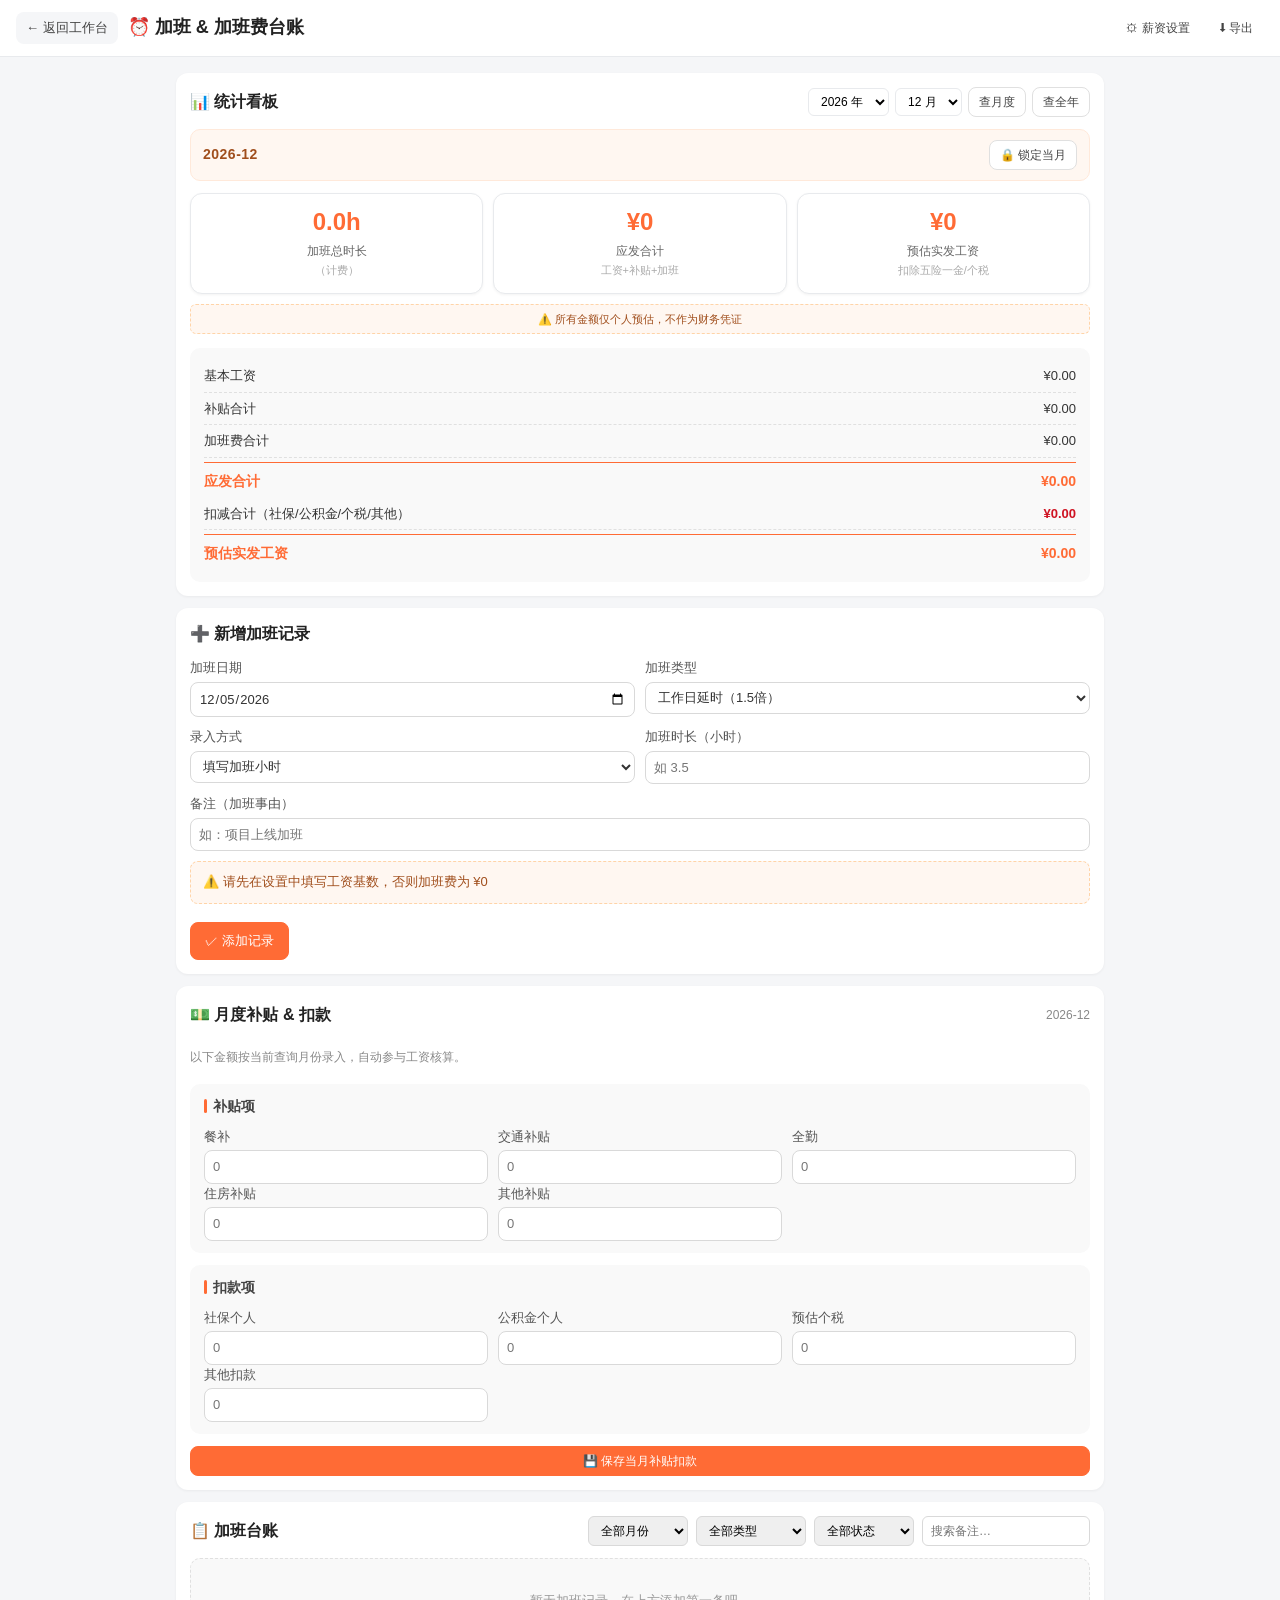
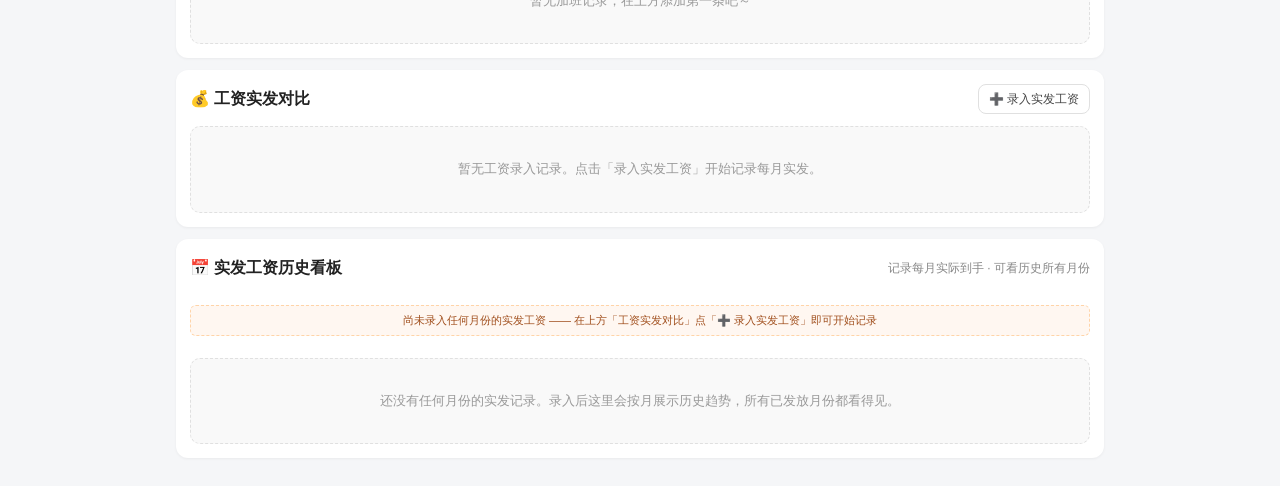
<file: overtime.html>
<!DOCTYPE html>
<html lang="zh-CN">
<head>
<meta charset="UTF-8" />
<meta name="viewport" content="width=device-width, initial-scale=1.0" />
<title>加班台账 · FitDesk</title>
<meta name="theme-color" content="#ff6b35" />
<meta name="apple-mobile-web-app-capable" content="yes" />
<link rel="manifest" href="manifest.json" />
<link rel="stylesheet" href="styles.css" />
<link rel="stylesheet" href="overtime.css" />
<script>
(function(){
  window._errs=[];
  function showErr(msg){
    window._errs.push(msg);
    var box=document.getElementById('__errbox'); if(!box) return;
    box.style.display='block';
    var p=document.createElement('div');
    p.style.cssText='font-size:12px;line-height:1.4;border-bottom:1px solid rgba(255,255,255,.2);padding:4px 0;';
    p.textContent=msg; box.appendChild(p);
  }
  window.onerror=function(msg,url,line,col){ showErr('JS错误: '+msg+' @'+line+':'+(col||0)); };
  window.addEventListener('unhandledrejection',function(e){ showErr('Promise错误: '+(e.reason&&e.reason.message?e.reason.message:String(e.reason))); });
})();
</script>
</head>
<body>
<div id="__errbox" style="display:none;position:fixed;top:0;left:0;right:0;z-index:9999;background:#ff4d4f;color:#fff;padding:10px 14px;font-size:13px;max-height:40vh;overflow:auto;">
  <div style="font-weight:700;margin-bottom:6px;">加班台账 运行出错，请截图给我</div>
</div>

<!-- 顶栏 -->
<header class="ov-topbar">
  <a class="ov-back" href="index.html" title="返回工作台首页">← 返回工作台</a>
  <div class="ov-title">⏰ 加班 & 加班费台账</div>
  <div class="ov-actions">
    <button class="btn ghost sm" id="btnOvSettings">⚙ 薪资设置</button>
    <button class="btn ghost sm" id="btnExport">⬇ 导出</button>
  </div>
</header>

<div class="ov-wrap">

  <!-- ===================== 统计看板 ===================== -->
  <div class="card ov-stats-card">
    <div class="card-head">
      <h3>📊 统计看板</h3>
      <div class="ov-period-sel">
        <select id="statYear" class="mini"></select>
        <select id="statMonth" class="mini"></select>
        <button class="btn sm" id="btnStatMonth">查月度</button>
        <button class="btn sm" id="btnStatYear">查全年</button>
      </div>
    </div>

    <!-- 月度统计 -->
    <div id="statMonthView">
      <div class="ov-month-header">
        <span id="monthLabel">2026-08</span>
        <button class="btn sm" id="btnLockMonth" title="锁定后当月记录不可编辑/删除">🔒 锁定当月</button>
      </div>
      <div class="grid-3 compact ov-kpi" id="monthKpi"></div>
      <div class="ov-kpi-hint">⚠️ 所有金额仅个人预估，不作为财务凭证</div>
      <div class="ov-breakdown" id="monthBreakdown"></div>
    </div>

    <!-- 年度统计 -->
    <div id="statYearView" style="display:none">
      <div class="grid-3 compact ov-kpi" id="yearKpi"></div>
      <div class="ov-kpi-hint">⚠️ 所有金额仅个人预估，不作为财务凭证</div>
      <div class="ov-monthly-table" id="yearMonthlyTable"></div>
    </div>
  </div>

  <!-- ===================== 新增加班录入 ===================== -->
  <div class="card">
    <div class="card-head">
      <h3 id="formTitle">➕ 新增加班记录</h3>
      <button class="btn ghost sm" id="btnCancelEdit" style="display:none">取消编辑</button>
    </div>
    <div class="form">
      <div class="row-2">
        <label>加班日期
          <input type="date" id="otDate" />
        </label>
        <label>加班类型
          <select id="otType" class="mini">
            <option value="weekday">工作日延时（1.5倍）</option>
            <option value="restday">休息日（2倍）</option>
            <option value="holiday">法定节假日（3倍）</option>
            <option value="compoff">调休（不计费）</option>
            <option value="free">无偿加班（不计费）</option>
          </select>
        </label>
      </div>
      <div class="row-2">
        <label>录入方式
          <select id="otMode" class="mini">
            <option value="hours">填写加班小时</option>
            <option value="time">填写起止时间</option>
          </select>
        </label>
        <div id="otHoursBox">
          <label>加班时长（小时）
            <input type="number" id="otHours" step="0.5" min="0" placeholder="如 3.5" />
          </label>
        </div>
        <div id="otTimeBox" style="display:none">
          <div class="row-2">
            <label>开始时间<input type="time" id="otStart" /></label>
            <label>结束时间<input type="time" id="otEnd" /></label>
          </div>
        </div>
      </div>
      <label>备注（加班事由）
        <input type="text" id="otNote" placeholder="如：项目上线加班" />
      </label>
      <div class="ov-calc-preview" id="calcPreview"></div>
      <div class="ov-form-actions">
        <button class="btn primary" id="btnAddOt">✓ 添加记录</button>
        <button class="btn sm" id="btnSaveEdit" style="display:none">💾 保存修改</button>
      </div>
    </div>
  </div>

  <!-- ===================== 月度补贴&扣款 ===================== -->
  <div class="card">
    <div class="card-head">
      <h3>💵 月度补贴 & 扣款</h3>
      <span class="hint" id="adjustMonthLabel">2026-08</span>
    </div>
    <div class="form ov-adjust-form">
      <p class="hint">以下金额按当前查询月份录入，自动参与工资核算。</p>
      <div class="ov-adjust-group">
        <h4>补贴项</h4>
        <div class="row-3">
          <label>餐补<input type="number" id="adjMeal" step="0.01" min="0" placeholder="0" /></label>
          <label>交通补贴<input type="number" id="adjTraffic" step="0.01" min="0" placeholder="0" /></label>
          <label>全勤<input type="number" id="adjFull" step="0.01" min="0" placeholder="0" /></label>
        </div>
        <div class="row-3">
          <label>住房补贴<input type="number" id="adjHousingAllow" step="0.01" min="0" placeholder="0" /></label>
          <label>其他补贴<input type="number" id="adjOtherAllow" step="0.01" min="0" placeholder="0" /></label>
        </div>
      </div>
      <div class="ov-adjust-group">
        <h4>扣款项</h4>
        <div class="row-3">
          <label>社保个人<input type="number" id="adjSocial" step="0.01" min="0" placeholder="0" /></label>
          <label>公积金个人<input type="number" id="adjFund" step="0.01" min="0" placeholder="0" /></label>
          <label>预估个税<input type="number" id="adjTax" step="0.01" min="0" placeholder="0" /></label>
        </div>
        <div class="row-3">
          <label>其他扣款<input type="number" id="adjOtherDeduc" step="0.01" min="0" placeholder="0" /></label>
        </div>
      </div>
      <button class="btn primary sm" id="btnSaveAdjust">💾 保存当月补贴扣款</button>
    </div>
  </div>

  <!-- ===================== 台账列表 ===================== -->
  <div class="card">
    <div class="card-head">
      <h3>📋 加班台账</h3>
      <div class="ov-filters">
        <select id="filterMonth" class="mini"><option value="">全部月份</option></select>
        <select id="filterType" class="mini">
          <option value="">全部类型</option>
          <option value="weekday">工作日延时</option>
          <option value="restday">休息日</option>
          <option value="holiday">法定节假日</option>
          <option value="compoff">调休</option>
          <option value="free">无偿加班</option>
        </select>
        <select id="filterStatus" class="mini">
          <option value="">全部状态</option>
          <option value="pending">待结算</option>
          <option value="settled">已结算</option>
        </select>
        <input type="text" id="filterSearch" class="mini" placeholder="搜索备注…" />
      </div>
    </div>
    <div id="otList" class="list ov-list"></div>
  </div>

  <!-- ===================== 工资实发对比 ===================== -->
  <div class="card">
    <div class="card-head">
      <h3>💰 工资实发对比</h3>
      <button class="btn sm" id="btnAddSalary">➕ 录入实发工资</button>
    </div>
  <div id="salaryList" class="list ov-salary-list"></div>
</div>

<!-- ===================== 实发工资历史看板 ===================== -->
<div class="card">
  <div class="card-head">
    <h3>📅 实发工资历史看板</h3>
    <span class="hint" id="salaryHistoryHint">记录每月实际到手 · 可看历史所有月份</span>
  </div>
  <div class="grid-3 compact ov-kpi" id="salaryKpi"></div>
  <div class="ov-kpi-hint" id="salaryKpiHint">尚未录入任何月份的实发工资 —— 在上方「工资实发对比」点「➕ 录入实发工资」即可开始记录</div>
  <div class="ov-sal-trend" id="salaryTrend"></div>
  <div class="ov-salary-history" id="salaryHistoryList"></div>
</div>

</div>

<!-- ===================== 弹窗 ===================== -->

<!-- 设置弹窗 -->
<div class="modal" id="settingsModal">
  <div class="modal-box modal-lg">
    <div class="modal-head"><h3>⚙ 薪资 & 加班费计算设置</h3><button class="x" data-close>✕</button></div>
    <div class="form ov-settings-form">
      <div class="row-2">
        <label>月基本工资（元）
          <input type="number" id="setBaseSalary" step="100" min="0" placeholder="如 8000" />
        </label>
        <label>加班核算基数（元）
          <input type="number" id="setOtBaseSalary" step="100" min="0" placeholder="可与基本工资不同" />
        </label>
      </div>
      <div class="row-2">
        <label>计薪天数
          <input type="number" id="setWorkDays" step="0.25" min="1" value="21.75" />
        </label>
        <label>每日标准工时（小时）
          <input type="number" id="setDailyHours" step="0.5" min="1" value="8" />
        </label>
      </div>
      <div class="row-2">
        <label>基础时薪（自动换算）
          <input type="text" id="setHourlyRate" readonly class="ov-readonly" />
        </label>
        <label>个税起征点（元）
          <input type="number" id="setTaxThreshold" step="100" min="0" value="5000" />
        </label>
      </div>
      <hr style="border:none;border-top:1px dashed var(--line);margin:6px 0" />
      <p class="hint">社保公积金（个人部分，用于实发估算）：</p>
      <div class="row-2">
        <label>社保个人合计（元/月）<input type="number" id="setSocial" step="0.01" min="0" placeholder="0" /></label>
        <label>公积金个人合计（元/月）<input type="number" id="setFund" step="0.01" min="0" placeholder="0" /></label>
      </div>
      <hr style="border:none;border-top:1px dashed var(--line);margin:6px 0" />
      <p class="hint">加班倍率（可手动调整）：</p>
      <div class="row-2">
        <label>工作日延时倍数<input type="number" id="setMultWeekday" step="0.1" min="0" value="1.5" /></label>
        <label>休息日倍数<input type="number" id="setMultRestday" step="0.1" min="0" value="2" /></label>
      </div>
      <div class="row-2">
        <label>法定节假日倍数<input type="number" id="setMultHoliday" step="0.1" min="0" value="3" /></label>
        <label>调休 / 无偿加班（不计费，倍数固定 0）</label>
      </div>
      <hr style="border:none;border-top:1px dashed var(--line);margin:6px 0" />
      <p class="hint">加班时长取整设置（可选）：</p>
      <div class="row-2">
        <label>启用取整
          <select id="setRoundEnable" class="mini">
            <option value="0">不取整（精确到 0.5 小时）</option>
            <option value="1">启用取整</option>
          </select>
        </label>
        <label>最低起算时长（小时）
          <input type="number" id="setMinHours" step="0.5" min="0" value="0.5" />
        </label>
      </div>
      <div class="row-2">
        <label>取整规则
          <select id="setRoundRule" class="mini">
            <option value="up">向上取整（不足按 1 小时算）</option>
            <option value="half">四舍五入到 0.5 小时</option>
            <option value="down">向下取整</option>
          </select>
        </label>
        <label></label>
      </div>
      <div class="ov-set-actions">
        <button class="btn primary" id="btnSaveSettings">💾 保存设置</button>
        <button class="btn" id="btnResetSettings">恢复默认</button>
      </div>
      <div id="settingsStatus" class="hint"></div>
    </div>
  </div>
</div>

<!-- 工资录入弹窗 -->
<div class="modal" id="salaryModal">
  <div class="modal-box">
    <div class="modal-head"><h3 id="salaryModalTitle">💰 录入工资实发</h3><button class="x" data-close>✕</button></div>
    <div class="form">
      <div class="row-2">
        <label>年份
          <select id="salYear" class="mini"></select>
        </label>
        <label>月份
          <select id="salMonth" class="mini"></select>
        </label>
      </div>
      <label>实际到手工资（元）
        <input type="number" id="salActual" step="0.01" min="0" placeholder="如实发金额" />
      </label>
      <label>差额备注
        <input type="text" id="salDiffNote" placeholder="如：含绩效奖金/扣除社保" />
      </label>
      <div class="ov-sal-preview" id="salPreview"></div>
      <button class="btn primary" id="btnSaveSalary">💾 保存</button>
    </div>
  </div>
</div>

<div class="toast" id="toast"></div>
<script src="store-core.js?v=2026082802"></script>
<script src="overtime.js?v=2026082802"></script>
</body>
</html>
</file>
<file: styles.css>
/* FitDesk · 健身工作台 样式 */
*, *::before, *::after { box-sizing: border-box; }
html, body { margin: 0; padding: 0; }
body {
  font-family: -apple-system, BlinkMacSystemFont, "Segoe UI", Roboto, "Helvetica Neue", Arial, "PingFang SC", "Microsoft YaHei", sans-serif;
  font-size: 14px;
  line-height: 1.5;
  color: #333;
  background: #f5f6f8;
  -webkit-font-smoothing: antialiased;
}
button, input, select, textarea { font: inherit; }
button { cursor: pointer; border: none; background: none; }
img { max-width: 100%; display: block; }

/* 主布局 */
.app {
  min-height: 100vh;
  display: flex;
}
.sidebar {
  width: 220px;
  background: #fff;
  border-right: 1px solid #e8eaed;
  display: flex;
  flex-direction: column;
  position: fixed;
  left: 0; top: 0; bottom: 0;
  z-index: 100;
}
.brand {
  padding: 16px;
  display: flex;
  align-items: center;
  gap: 10px;
  border-bottom: 1px solid #f0f1f3;
}
.brand-logo { font-size: 28px; line-height: 1; }
.brand-name { font-size: 18px; font-weight: 700; color: #ff6b35; }
.brand-sub { font-size: 12px; color: #888; }
.nav {
  flex: 1;
  overflow-y: auto;
  padding: 8px;
}
.nav-item {
  width: 100%;
  display: flex;
  align-items: center;
  gap: 10px;
  padding: 10px 12px;
  border-radius: 8px;
  color: #555;
  font-size: 14px;
  text-align: left;
  margin-bottom: 2px;
  transition: background .15s, color .15s;
}
.nav-item:hover { background: #fff1eb; }
.nav-item.active { background: #ff6b35; color: #fff; }
.nav-ico { font-size: 18px; line-height: 1; }
.sidebar-foot {
  padding: 12px;
  border-top: 1px solid #f0f1f3;
  display: flex;
  gap: 8px;
}
.stat-chip {
  flex: 1;
  background: #f5f6f8;
  border-radius: 6px;
  padding: 8px;
  font-size: 12px;
  text-align: center;
  color: #555;
}

.main {
  flex: 1;
  margin-left: 220px;
  min-height: 100vh;
  padding-bottom: 80px;
}
.topbar {
  position: sticky;
  top: 0;
  z-index: 90;
  background: rgba(255,255,255,.95);
  backdrop-filter: blur(6px);
  border-bottom: 1px solid #e8eaed;
  padding: 12px 16px;
  display: flex;
  align-items: center;
  justify-content: space-between;
  gap: 12px;
  flex-wrap: wrap;
}
.topbar-title { font-size: 18px; font-weight: 700; color: #222; }
.topbar-actions { display: flex; gap: 8px; flex-wrap: wrap; }

.module {
  display: none;
  padding: 16px;
}
.module.active { display: block; }

/* 按钮 */
.btn {
  display: inline-flex;
  align-items: center;
  justify-content: center;
  gap: 4px;
  padding: 8px 14px;
  border-radius: 8px;
  background: #fff;
  border: 1px solid #e0e0e0;
  color: #444;
  font-size: 13px;
  font-weight: 500;
  transition: all .15s;
}
.btn:hover { background: #f5f6f8; }
.btn.primary { background: #ff6b35; color: #fff; border-color: #ff6b35; }
.btn.primary:hover { background: #e85a28; }
.btn.ghost { background: transparent; border-color: transparent; }
.btn.ghost:hover { background: #f0f0f0; }
.btn.danger { color: #ff4d4f; }
.btn.sm { padding: 5px 10px; font-size: 12px; }
.btn.mini { padding: 4px 8px; font-size: 12px; }

/* 卡片 */
.card {
  background: #fff;
  border-radius: 12px;
  padding: 14px;
  margin-bottom: 12px;
  box-shadow: 0 1px 3px rgba(0,0,0,.05);
}
.card-head {
  display: flex;
  align-items: center;
  justify-content: space-between;
  gap: 10px;
  margin-bottom: 12px;
}
.card-head h3 { margin: 0; font-size: 16px; color: #222; }

/* 网格 */
.grid-2 { display: grid; grid-template-columns: repeat(2, 1fr); gap: 12px; }
.grid-3 { display: grid; grid-template-columns: repeat(3, 1fr); gap: 12px; }
.grid-4 { display: grid; grid-template-columns: repeat(4, 1fr); gap: 12px; }
.compact { gap: 8px; }

/* 表单 */
.form { display: flex; flex-direction: column; gap: 10px; }
.form label { display: flex; flex-direction: column; gap: 4px; font-size: 13px; color: #555; }
.form input, .form select, .form textarea {
  padding: 6px 8px;
  border: 1px solid #d9d9d9;
  border-radius: 8px;
  background: #fff;
  color: #333;
  font-size: 13px;
  min-height: 32px;
  box-sizing: border-box;
}
.form input:focus, .form select:focus, .form textarea:focus {
  outline: none;
  border-color: #ff6b35;
}
.row-2 { display: grid; grid-template-columns: repeat(2, 1fr); gap: 10px; }
.row-3 { display: grid; grid-template-columns: repeat(3, 1fr); gap: 10px; }
.row-4 { display: grid; grid-template-columns: repeat(4, 1fr); gap: 10px; }

.mini { padding: 5px 8px; border-radius: 6px; border: 1px solid #d9d9d9; font-size: 12px; }
select.mini { padding: 5px 20px 5px 8px; }

/* 列表 */
.list { display: flex; flex-direction: column; gap: 8px; }
.list-item {
  background: #f9f9f9;
  border-radius: 8px;
  padding: 10px;
  display: flex;
  align-items: center;
  justify-content: space-between;
  gap: 8px;
}
.list-item .title { font-weight: 500; }
.list-item .meta { font-size: 12px; color: #888; }
.empty { color: #999; font-size: 13px; text-align: center; padding: 24px 0; }
.hint { color: #888; font-size: 12px; margin: 6px 0; line-height: 1.5; }

/* 统计 */
.stat {
  text-align: center;
  padding: 12px;
}
.stat-label { font-size: 12px; color: #888; margin-bottom: 4px; }
.stat-value { font-size: 22px; font-weight: 700; color: #ff6b35; }
.stat-value small { font-size: 12px; color: #888; font-weight: 400; margin-left: 2px; }

/* 今日总览聚合卡 */
.today-overview { background: linear-gradient(135deg, #fff7f2, #f3f8ff); border: 1px solid #ffe0cc; }
.today-overview .to-date { font-size: 12px; color: #999; font-weight: 400; }
.to-grid { display: grid; grid-template-columns: repeat(4, 1fr); gap: 10px; }
.to-cell { background: #fff; border-radius: 10px; padding: 12px 10px; text-align: center; box-shadow: 0 1px 3px rgba(0,0,0,.04); }
.to-ico { font-size: 22px; line-height: 1; }
.to-label { font-size: 12px; color: #888; margin: 4px 0 2px; }
.to-val { font-size: 18px; font-weight: 700; color: #ff6b35; }
.to-sub { font-size: 11px; color: #aaa; margin-top: 2px; min-height: 14px; }

/* 子导航 */
.subnav {
  display: flex;
  gap: 8px;
  flex-wrap: wrap;
  margin-bottom: 12px;
}
.subnav button { padding: 6px 12px; border-radius: 6px; background: #fff; border: 1px solid #e0e0e0; font-size: 13px; }
.subnav button.active { background: #ff6b35; color: #fff; border-color: #ff6b35; }

/* 快捷入口（手机） */
.quick-bar {
  display: none;
  padding: 10px 12px;
  gap: 8px;
  overflow-x: auto;
  background: #fff;
  border-bottom: 1px solid #e8eaed;
}
.quick-btn {
  flex: 0 0 auto;
  display: flex;
  flex-direction: column;
  align-items: center;
  gap: 2px;
  padding: 8px 12px;
  border-radius: 8px;
  background: #f5f6f8;
  font-size: 12px;
  color: #555;
}
.qb-ico { font-size: 20px; }

/* 底部 tab（手机） */
.bottom-tab {
  display: none;
  position: fixed;
  left: 0; right: 0; bottom: 0;
  background: #fff;
  border-top: 1px solid #e8eaed;
  z-index: 100;
  padding: 4px 0 env(safe-area-inset-bottom, 0);
  overflow-x: auto;
  white-space: nowrap;
  -webkit-overflow-scrolling: touch;
}
.tab-item {
  display: inline-flex;
  flex-direction: column;
  align-items: center;
  justify-content: center;
  gap: 2px;
  padding: 5px 8px;
  min-width: 44px;
  color: #777;
  font-size: 10px;
}
.tab-item.active { color: #ff6b35; }
.tab-ico { font-size: 18px; line-height: 1; }

/* 弹窗 */
.modal {
  display: none;
  position: fixed;
  inset: 0;
  z-index: 200;
  background: rgba(0,0,0,.5);
  align-items: center;
  justify-content: center;
  padding: 16px;
}
.modal.show { display: flex; }
.modal-box {
  background: #fff;
  border-radius: 14px;
  width: 100%;
  max-width: 520px;
  max-height: 90vh;
  overflow: hidden;
  display: flex;
  flex-direction: column;
}
.modal-box.modal-lg { max-width: 720px; }
.modal-head {
  padding: 14px 16px;
  border-bottom: 1px solid #f0f1f3;
  display: flex;
  align-items: center;
  justify-content: space-between;
}
.modal-head h3 { margin: 0; font-size: 16px; }
.modal-close, .x {
  font-size: 20px;
  color: #888;
  line-height: 1;
  padding: 4px;
}
.modal-body { padding: 16px; overflow-y: auto; flex: 1; }
.modal-foot {
  padding: 12px 16px;
  border-top: 1px solid #f0f1f3;
  display: flex;
  gap: 8px;
  justify-content: flex-end;
}

/* 提示条 */
.toast {
  position: fixed;
  left: 50%;
  bottom: 80px;
  transform: translateX(-50%) translateY(20px);
  background: rgba(0,0,0,.75);
  color: #fff;
  padding: 10px 16px;
  border-radius: 8px;
  font-size: 13px;
  opacity: 0;
  pointer-events: none;
  transition: all .2s;
  z-index: 300;
}
.toast.show { opacity: 1; transform: translateX(-50%) translateY(0); }

/* 运动模块 */
#fitBody .fit-section { margin-bottom: 16px; }
#fitBody h4 { margin: 0 0 8px; font-size: 15px; color: #444; }
.exercise-grid {
  display: grid;
  grid-template-columns: repeat(auto-fill, minmax(140px, 1fr));
  gap: 8px;
}
.ex-card {
  background: #fff;
  border: 1px solid #e8eaed;
  border-radius: 10px;
  padding: 10px;
  display: flex;
  flex-direction: column;
  gap: 6px;
}
.ex-card .name { font-weight: 500; font-size: 13px; }
.ex-card .met { font-size: 12px; color: #888; }
.ex-card .actions { display: flex; gap: 6px; margin-top: auto; }

/* 资源模块 */
.res-grid {
  display: grid;
  grid-template-columns: repeat(auto-fill, minmax(160px, 1fr));
  gap: 10px;
}
.res-card {
  background: #fff;
  border: 1px solid #e8eaed;
  border-radius: 10px;
  padding: 10px;
}
.res-card .name { font-weight: 500; margin-bottom: 4px; }
.res-card .tag { font-size: 11px; color: #888; }

/* 食物入库 */
.pantry-form .radio {
  display: inline-flex;
  align-items: center;
  gap: 4px;
  margin-right: 10px;
  font-size: 13px;
}
.pantry-toolbar {
  display: flex;
  gap: 8px;
  flex-wrap: wrap;
  margin-bottom: 10px;
}
.pantry-toolbar input, .pantry-toolbar select { flex: 1; min-width: 120px; padding: 6px 8px; border-radius: 6px; border: 1px solid #d9d9d9; }

/* 去水印 */
.wm-area {
  border: 1px dashed #ccc;
  border-radius: 8px;
  margin-top: 10px;
  display: flex;
  align-items: center;
  justify-content: center;
  min-height: 200px;
  background: #fafafa;
}
#wmCanvas { max-width: 100%; }

/* 英语模块 */
.w18-card {}
.w18-stat { display: flex; gap: 10px; flex-wrap: wrap; margin-bottom: 10px; }
.w18-actions { display: flex; gap: 8px; margin-bottom: 10px; }
.w18-filters { display: flex; gap: 8px; margin-bottom: 10px; }
.w18-browse { display: grid; grid-template-columns: repeat(auto-fill, minmax(120px, 1fr)); gap: 8px; }
.word-card {
  background: #fff;
  border: 1px solid #e8eaed;
  border-radius: 10px;
  padding: 10px;
}
.word-card .en { font-weight: 700; font-size: 15px; }
.word-card .zh { font-size: 12px; color: #666; }

.badge {
  display: inline-block;
  padding: 2px 8px;
  border-radius: 10px;
  background: #fff1eb;
  color: #ff6b35;
  font-size: 11px;
  font-weight: 600;
}

/* 图表容器 */
.chart-wrap { position: relative; height: 220px; }

/* 加班台账 */
.overtime-table { width: 100%; border-collapse: collapse; font-size: 13px; }
.overtime-table th, .overtime-table td { border: 1px solid #e8eaed; padding: 8px; text-align: left; }
.overtime-table th { background: #f5f6f8; }

/* 响应式 */
@media (max-width: 900px) {
  .grid-4 { grid-template-columns: repeat(2, 1fr); }
}
@media (max-width: 768px) {
  .sidebar { display: none; }
  .main { margin-left: 0; padding: 12px; }
  .quick-bar { display: flex; }
  .bottom-tab { display: block; }
  .grid-2 { grid-template-columns: repeat(2, 1fr); }
  .grid-3 { grid-template-columns: repeat(3, 1fr); }
  .grid-4 { grid-template-columns: repeat(2, 1fr); }
  .to-grid { grid-template-columns: repeat(2, 1fr); }
  /* 表单行：移动端尽量并排，不全部单列 */
  .row-2 { grid-template-columns: repeat(2, 1fr); }
  .row-3 { grid-template-columns: repeat(3, 1fr); }
  .row-4 { grid-template-columns: repeat(2, 1fr); }
  .topbar { flex-direction: column; align-items: flex-start; }
  .topbar-actions { width: 100%; overflow-x: auto; flex-wrap: nowrap; }
  /* 全站表单框紧凑化 */
  .form { gap: 8px; }
  .form label { font-size: 12px; gap: 3px; }
  .form input, .form select, .form textarea { padding: 6px 8px; font-size: 13px; min-height: 30px; }
  /* 按钮紧凑 */
  .btn { padding: 7px 12px; font-size: 12px; }
  /* 卡片紧凑 */
  .card { padding: 12px; margin-bottom: 10px; }
  .card-head { margin-bottom: 8px; }
  .card-head h3 { font-size: 15px; }
  /* KPI 卡紧凑 */
  .stat { padding: 8px 6px; }
  .stat-value { font-size: 16px; }
  .stat-label { font-size: 11px; margin-bottom: 2px; }
  /* 快捷按钮 */
  .quick-btn { padding: 6px 8px; font-size: 11px; }
  .qb-ico { font-size: 18px; }
}

/* 通用工具 */
.hidden { display: none !important; }
.text-center { text-align: center; }
.mt-8 { margin-top: 8px; }
.mb-8 { margin-bottom: 8px; }

/* ===== 英语精读（iframe 集成进工作台框架） ===== */
.rd-frame {
  width: 100%;
  min-height: calc(100vh - 160px);
  border: none;
  background: #fff;
  border-radius: 12px;
}
@media (max-width: 768px) {
  .rd-frame { min-height: calc(100vh - 200px); }
}
/* 在iframe内嵌时，隐藏阅读页自己的"返回工作台"链接（外层已有导航） */
.embedded .rd-back { display: none; }

/* 每日一句 */
.daily {
  background: #fff;
  border-radius: 12px;
  padding: 16px;
  margin-bottom: 12px;
  box-shadow: 0 1px 3px rgba(0,0,0,.05);
  font-size: 15px;
  line-height: 1.7;
}

/* 饮食宏量元素条 */
.macro-bars { display: flex; gap: 10px; margin-top: 12px; }
.macro-bars > div { flex: 1; min-width: 0; }

/* 食物库存统计 */
.pantry-stats {
  display: grid;
  grid-template-columns: repeat(auto-fill, minmax(120px, 1fr));
  gap: 10px;
  margin-bottom: 12px;
}
.pantry-stats .stat { background: #f9f9f9; border-radius: 8px; padding: 10px; text-align: center; }
.pantry-stats .stat .stat-value { font-size: 20px; }

/* 身体数据测算结果 */
.calc-out {
  background: #f9f9f9;
  border-radius: 8px;
  padding: 12px;
  margin-top: 10px;
  font-size: 13px;
  line-height: 1.6;
}
.calc-out b { color: #ff6b35; }

/* 营养统计卡片间距 */
.nut-stats .card { margin-bottom: 0; }

/* === 芭杆周历（运动健身 · 芭杆训练日历） === */
.week-plan{display:grid;grid-template-columns:repeat(7,1fr);gap:6px;margin-top:6px}
.wp-dowhead{text-align:center;font-size:12px;font-weight:700;color:#6d6a61;padding:6px 0;background:#f9fafb;border-radius:6px}
.wp-day{background:#fff;border:1px solid #e8eaed;border-radius:8px;padding:8px 6px;min-height:78px;display:flex;flex-direction:column;gap:4px;font-size:12px;position:relative;transition:all .15s}
.wp-day.out{background:#fafafa;color:#bbb;border-color:#f0f1f3}
.wp-day.today{border-color:#ff6b35;background:#fff7f1;box-shadow:0 0 0 2px rgba(255,107,53,.15)}
.wp-day.rest{background:#f9f9f9}
.wp-day.rest .wp-focus{color:#aaa}
.wp-day.clickable{cursor:pointer}
.wp-day.clickable:hover{transform:translateY(-1px);box-shadow:0 3px 8px rgba(0,0,0,.08);border-color:#ff6b35}
.wp-date{font-weight:700;font-size:14px;color:#333}
.wp-day.rest .wp-date{color:#aaa}
.wp-focus{font-size:12px;color:#555;line-height:1.3;flex:1}
.wp-play{font-size:11px;color:#ff6b35;font-weight:700;margin-top:auto}
.wp-day.out .wp-play{display:none}
@media (max-width:768px){.week-plan{gap:4px}.wp-day{min-height:62px;padding:6px 3px}.wp-focus{font-size:11px}}

/* === 欧阳春晓 18 天体态课表 === */
.posture-plan{display:grid;grid-template-columns:repeat(5,1fr);gap:8px;margin-top:10px}
@media (max-width:768px){.posture-plan{grid-template-columns:repeat(3,1fr)}}
.pp-day{background:#fff;border:1.5px solid #e8eaed;border-radius:10px;padding:8px 6px;display:flex;flex-direction:column;gap:4px;text-align:center;cursor:pointer;transition:all .15s;min-height:72px;position:relative}
.pp-day:hover{transform:translateY(-1px);box-shadow:0 3px 8px rgba(0,0,0,.08)}
.pp-day.today{background:#fff7f1;border-color:#ff6b35;box-shadow:0 0 0 2px rgba(255,107,53,.2)}
.pp-day.rest{background:#f5f6f8}
.pp-day.done{background:#f6ffed;border-color:#b7eb8f}
.pp-day.done::after{content:"✓";position:absolute;top:4px;right:6px;color:#49bd68;font-weight:800;font-size:14px}
.pp-num{font-size:12px;font-weight:700;color:#333;display:flex;align-items:center;justify-content:center;gap:4px}
.pp-tag{font-size:10px;background:#ff6b35;color:#fff;padding:1px 6px;border-radius:8px;font-weight:600}
.pp-meta{font-size:11px;color:#555;line-height:1.3}
.pp-kcal{font-size:11px;color:#ff6b35;font-weight:600}
.pp-rest{font-size:11px;color:#aaa}

/* 进度条 */
.pp-progress{display:flex;align-items:center;gap:8px;margin:10px 0 4px}
.pp-progress .goal{flex:1}
.goal .g-track{background:#f0f1f3;border-radius:99px;height:10px;overflow:hidden}
.goal .g-fill{background:linear-gradient(90deg,#ff6b35,#ff9a59);height:100%;border-radius:99px;transition:width .25s}

/* 体态详情弹窗项 */
.pd-item{background:#f9f9f9;border-radius:10px;padding:10px;margin-bottom:8px;display:flex;align-items:center;gap:10px;transition:background .15s}
.pd-item:hover{background:#f0f0f0}
.pd-left{flex:1;min-width:0}
.pd-name{font-weight:600;font-size:13px;color:#333}
.pd-meta{font-size:11px;color:#888;margin-top:2px}
.pd-actions{display:flex;gap:6px;flex-shrink:0}

/* KPI 三列小卡 */
.kpi-mini{display:grid;grid-template-columns:repeat(3,1fr);gap:10px;margin-bottom:12px}
@media (max-width:768px){.kpi-mini{grid-template-columns:repeat(3,1fr);gap:6px}}
.kpi-mini .card{margin-bottom:0}

/* ============================================================
   新增/补齐的样式（修复 v32 → v33 视觉问题）
   ============================================================ */

/* 子导航按钮显式样式（.subnav button 已存在，下面覆盖以确保可见性） */
.subnav-btn {
  display: inline-flex;
  align-items: center;
  gap: 4px;
  padding: 6px 12px;
  border-radius: 6px;
  background: #fff;
  border: 1px solid #e0e0e0;
  font-size: 13px;
  color: #555;
  white-space: nowrap;
  transition: all .15s;
}
.subnav-btn:hover { background: #fff1eb; border-color: #ff6b35; }
.subnav-btn.active { background: #ff6b35; color: #fff; border-color: #ff6b35; }
#fitSubnav { display: flex; flex-wrap: wrap; gap: 8px; margin-bottom: 14px; padding: 2px 0; }

/* 打卡日历（全部 / 各子模块）：7 列网格 */
.cal {
  display: grid;
  grid-template-columns: repeat(7, 1fr);
  gap: 4px;
  font-size: 12px;
}
.cal .cdow {
  text-align: center;
  font-weight: 700;
  color: #888;
  padding: 6px 0;
  background: #f9fafb;
  border-radius: 6px;
  font-size: 12px;
}
.cal .cday {
  background: #fff;
  border: 1px solid #e8eaed;
  border-radius: 6px;
  padding: 6px 4px;
  min-height: 56px;
  display: flex;
  flex-direction: column;
  align-items: center;
  justify-content: center;
  gap: 2px;
  cursor: default;
  position: relative;
  transition: all .15s;
  font-size: 12px;
}
.cal .cday.out { background: #fafafa; color: #ccc; border-color: #f0f1f3; min-height: 0; padding: 0; }
.cal .cday.today { border-color: #ff6b35; background: #fff7f1; box-shadow: 0 0 0 2px rgba(255,107,53,.15); }
.cal .cday.done { background: #fff1eb; border-color: #ffd4a8; }
.cal .cday.done .cnum { color: #ff6b35; font-weight: 700; }
.cal .cnum { font-size: 13px; font-weight: 500; color: #333; }
.cal .cplan { font-size: 10px; color: #666; text-align: center; line-height: 1.2; }
.cal .cplay { font-size: 10px; color: #ff6b35; font-weight: 600; }
@media (max-width:768px){
  .cal { gap: 3px; }
  .cal .cday { min-height: 44px; padding: 4px 2px; }
  .cal .cnum { font-size: 12px; }
}

/* 库存 KPI（5 项小卡） */
.pantry-kpi {
  display: grid;
  grid-template-columns: repeat(5, 1fr);
  gap: 8px;
  padding: 4px 0 8px;
}
@media (max-width:768px){ .pantry-kpi { grid-template-columns: repeat(2, 1fr); } }
.pantry-kpi .pk-item {
  background: #f9f9f9;
  border-radius: 10px;
  padding: 10px 6px;
  text-align: center;
  border: 1px solid #f0f1f3;
}
.pantry-kpi .pk-v { font-size: 20px; font-weight: 800; color: #333; line-height: 1.2; font-variant-numeric: tabular-nums; }
.pantry-kpi .pk-l { font-size: 11px; color: #888; margin-top: 4px; }
.pantry-kpi .pk-item.ok .pk-v { color: #49bd68; }
.pantry-kpi .pk-item.warn .pk-v { color: #faad14; }
.pantry-kpi .pk-item.danger .pk-v { color: #ff7a45; }
.pantry-kpi .pk-item.over .pk-v { color: #ff4d4f; }
.pantry-kpi .pk-item.low .pk-v { color: #722ed1; }

/* 食材照片 / 条码 / 低库存标签 */
.pantry-row .pr-photo-wrap { flex-shrink: 0; }
.pantry-row .pr-photo { width: 56px; height: 56px; object-fit: cover; border-radius: 8px; border: 1px solid #eee; }
.pr-tag.tag-low { background: #f9f0ff; color: #722ed1; }
.pantry-row .pr-barcode { color: #8c8c8c; font-size: 11px; }
.pantry-row .pr-barcode::before { content: "🔖 "; }

/* 采购清单弹窗 */
.shop-item { display: flex; align-items: center; gap: 8px; padding: 8px 10px; border-radius: 8px; background: #fafafa; margin-bottom: 6px; }
.shop-item input[type=checkbox] { width: 16px; height: 16px; flex-shrink: 0; }
.shop-item .si-name { font-weight: 600; color: #222; }
.shop-item .si-meta { font-size: 11px; color: #999; margin-left: auto; }

/* 库存工具栏：search 占大头，4 个筛选 select 等分，自动换行 */
.pantry-toolbar {
  display: flex;
  flex-wrap: wrap;
  gap: 8px;
  align-items: center;
  margin-bottom: 12px;
}
.pantry-toolbar input#pSearch { flex: 2 1 220px; min-width: 180px; padding: 8px 10px; border-radius: 8px; border: 1px solid #d9d9d9; }
.pantry-toolbar select { flex: 1 1 110px; min-width: 100px; padding: 7px 22px 7px 10px; border-radius: 8px; border: 1px solid #d9d9d9; background: #fff; font-size: 12px; }

/* 库存列表项（每条一行卡片） */
.pantry-row {
  background: #fff;
  border: 1px solid #e8eaed;
  border-radius: 10px;
  padding: 10px 12px;
  display: flex;
  align-items: center;
  justify-content: space-between;
  gap: 10px;
  transition: all .15s;
}
.pantry-row:hover { border-color: #ffd4a8; box-shadow: 0 2px 6px rgba(0,0,0,.04); }
.pantry-row.over { border-left: 3px solid #ff4d4f; }
.pantry-row.danger { border-left: 3px solid #ff7a45; }
.pantry-row.warn { border-left: 3px solid #faad14; }
.pantry-row.ok { border-left: 3px solid #49bd68; }
.pantry-row .pr-left { flex: 1; min-width: 0; }
.pantry-row .pr-name { font-weight: 600; font-size: 14px; color: #222; display: flex; align-items: center; gap: 6px; }
.pantry-row .pr-tag { font-size: 11px; padding: 1px 7px; border-radius: 8px; font-weight: 600; }
.pr-tag.ok { background: #e6f7ec; color: #389e0d; }
.pr-tag.warn { background: #fff7e6; color: #d46b08; }
.pr-tag.danger { background: #fff1eb; color: #d4380d; }
.pr-tag.over { background: #ffece8; color: #cf1322; }
.pantry-row .pr-meta { font-size: 12px; color: #888; margin-top: 4px; display: flex; flex-wrap: wrap; gap: 10px; }
.pantry-row .pr-cat { background: #f0f5ff; color: #2f54eb; padding: 1px 6px; border-radius: 6px; font-size: 11px; }
.pantry-row .pr-note { font-size: 12px; color: #999; margin-top: 4px; }
.pantry-row .pr-actions { display: flex; gap: 6px; flex-shrink: 0; }
.pantry-row .pr-actions button { padding: 5px 10px; font-size: 12px; border-radius: 6px; }
.pantry-row .pr-actions .del { color: #ff4d4f; font-size: 16px; padding: 2px 8px; }
@media (max-width:540px){
  .pantry-row { flex-direction: column; align-items: stretch; }
  .pantry-row .pr-actions { justify-content: flex-end; }
}

/* 饮食列表项（营养页：今日饮食明细） */
.list-row {
  background: #f9f9f9;
  border-radius: 8px;
  padding: 8px 10px;
  display: flex;
  align-items: center;
  justify-content: space-between;
  gap: 10px;
  font-size: 13px;
}
.list-row + .list-row { margin-top: 6px; }
.lr-main { font-weight: 600; color: #222; }
.lr-sub { font-size: 11px; color: #888; margin-top: 2px; }
.lr-kcal { font-weight: 700; color: #ff6b35; font-variant-numeric: tabular-nums; }

/* 宏量条（蛋白/碳水/脂肪） */
.macro-bars { display: flex; flex-direction: column; gap: 8px; margin-top: 12px; }
.mbar { display: flex; align-items: center; gap: 10px; }
.mbar .ml { font-size: 12px; color: #666; min-width: 36px; }
.mbar .mtrack { flex: 1; height: 10px; background: #f0f1f3; border-radius: 99px; overflow: hidden; }
.mbar .mfill { height: 100%; background: var(--brand, #ff6b35); border-radius: 99px; transition: width .25s; }
.mbar .mv { font-size: 11px; color: #888; min-width: 64px; text-align: right; font-variant-numeric: tabular-nums; }

/* 抗炎一周菜单：7 天卡片网格 */
.anti-grid {
  display: grid;
  grid-template-columns: repeat(auto-fill, minmax(220px, 1fr));
  gap: 10px;
  margin-top: 10px;
}
.anti-day {
  background: #f9f9f9;
  border: 1px solid #e8eaed;
  border-radius: 10px;
  padding: 10px;
}
.anti-day .ad-head {
  display: flex;
  align-items: center;
  justify-content: space-between;
  font-weight: 700;
  color: #ff6b35;
  font-size: 14px;
  margin-bottom: 8px;
  padding-bottom: 6px;
  border-bottom: 1px dashed #ffd4a8;
}
.anti-day .ad-date { font-size: 11px; color: #888; font-weight: 500; }
.anti-day .ad-meal { display: flex; gap: 8px; margin-bottom: 6px; font-size: 12px; line-height: 1.5; }
.anti-day .ad-meal-l { flex: 0 0 36px; color: #888; font-weight: 600; }
.anti-day .ad-meal-body { flex: 1; min-width: 0; }
.anti-day .ad-meal-t { color: #333; font-weight: 500; }
.anti-day .ad-items { color: #888; font-size: 11px; margin-top: 2px; display: flex; flex-wrap: wrap; gap: 4px; }
.anti-day .ad-item { background: #fff; border: 1px solid #f0f1f3; padding: 1px 6px; border-radius: 4px; }
.anti-day .ad-note { font-size: 11px; color: #999; margin-top: 6px; padding-top: 6px; border-top: 1px dashed #f0f1f3; }
@media (max-width:540px){
  .anti-grid { grid-template-columns: 1fr; }
}

/* 抗炎购物清单 */
.ali-cat { margin-top: 8px; }
.ali-cat-h { font-size: 12px; color: #ff6b35; font-weight: 700; margin-bottom: 4px; }
.ali-item {
  display: flex;
  align-items: center;
  gap: 6px;
  padding: 4px 6px;
  border-radius: 6px;
  font-size: 13px;
  cursor: pointer;
}
.ali-item:hover { background: #f5f6f8; }
.ali-item input[type=checkbox] { width: 14px; height: 14px; cursor: pointer; }
.ali-item b { color: #ff6b35; font-weight: 600; font-size: 12px; margin-left: 4px; }
.ali-item.done { color: #999; text-decoration: line-through; }
.ali-item.done b { color: #ccc; }

/* 抗炎菜单顶部说明 */
.anti-note { background: #fff7f1; border: 1px dashed #ffd4a8; padding: 8px 10px; border-radius: 8px; font-size: 12px; color: #a04e1c; line-height: 1.6; margin-bottom: 10px; }


/* =========================================================
   reading-ex.html —— 顶栏「文章库 / 打卡」下拉浮层
   ========================================================= */
.ex-pop-layer{
  position: fixed; top: 110px; right: 12px; z-index: 9999;
  width: min(384px, calc(100vw - 24px));
  max-height: 75vh; overflow: auto;
  background:#fff; color:#222;
  border:1px solid #e3e3e3; border-radius:12px;
  box-shadow:0 10px 34px rgba(0,0,0,.18);
  font-size:13px; display:none;
}
.ex-pop-head{
  position:sticky; top:0; background:#fff;
  display:flex; justify-content:space-between; align-items:center;
  padding:10px 12px; font-weight:700; border-bottom:1px solid #f0f1f3;
}
.ex-pop-x{ border:none; background:#f2f3f5; color:#666; border-radius:6px; width:24px; height:24px; cursor:pointer; font-size:13px; line-height:1; }
.ex-pop-x:hover{ background:#e8e9eb; }
.ex-pop-body{ padding:10px 12px 14px; }

/* 文章库列表 */
.ex-lib-item{
  display:flex; align-items:center; gap:6px; padding:7px 8px;
  border-radius:8px; margin-bottom:5px; background:#f5f6f8; text-decoration:none; color:#222;
}
.ex-lib-item:hover{ background:#eef0f3; }
.ex-lib-title{ flex:1; min-width:0; overflow:hidden; text-overflow:ellipsis; white-space:nowrap; }
.ex-lib-ck{ font-size:12px; color:#ff6b35; font-weight:600; flex:none; }
.ex-lib-open, .ex-lib-ckbtn, .ex-lib-del{
  border:1px solid #e3e3e3; background:#fff; border-radius:6px; padding:3px 8px; font-size:12px; cursor:pointer; flex:none;
}
.ex-lib-ckbtn{ color:#ff6b35; border-color:#ffd4a8; }
.ex-lib-del{ color:#c0392b; border-color:#f0c0bc; }
.ex-lib-sep{ color:#888; font-size:12px; margin:10px 0 6px; font-weight:600; }

/* 导入表单 */
.ex-imp-title, .ex-imp-ta{
  width:100%; box-sizing:border-box; border:1px solid #d9d9d9; border-radius:8px; padding:6px 8px; font-size:13px; font-family:inherit; background:#fff;
}
.ex-imp-title{ margin-bottom:8px; }
.ex-imp-ta{ height:90px; resize:vertical; margin-bottom:8px; }
.ex-imp-tabs{ display:flex; gap:6px; margin-bottom:8px; }
.ex-tab{ flex:1; padding:6px 8px; border:1px solid #ddd; background:#fff; color:#555; border-radius:6px; font-size:12px; font-weight:700; cursor:pointer; }
.ex-tab.active{ background:#ff6b35; color:#fff; border-color:#ff6b35; }
.ex-imp-btn{ width:100%; background:#ff6b35; color:#fff; border:none; border-radius:8px; padding:9px; font-weight:700; cursor:pointer; }
.ex-imp-msg{ font-size:12px; margin-top:6px; min-height:14px; }
.ex-imp-tip{ color:#999; font-size:11px; margin-top:8px; line-height:1.5; }

/* 打卡浮层 */
.ex-ck-now{ background:#fff7f1; border:1px solid #ffd4a8; border-radius:10px; padding:10px; margin-bottom:10px; }
.ex-ck-now-title{ font-size:13px; margin-bottom:4px; }
.ex-ck-now-stat{ font-size:12px; color:#a04e1c; margin-bottom:8px; }
.ex-ck-do{ background:#ff6b35; color:#fff; border:none; border-radius:8px; padding:8px 12px; font-weight:700; cursor:pointer; }
.ex-ck-hist{ font-size:12px; color:#888; margin:8px 0 4px; }
.ex-ck-row{ display:flex; justify-content:space-between; align-items:center; font-size:12px; padding:3px 0; border-bottom:1px dashed #f0f1f3; }
.ex-ck-del{ border:1px solid #f0c0bc; background:#fff; color:#c0392b; border-radius:6px; padding:2px 8px; font-size:11px; cursor:pointer; }
.ex-ck-sum-h{ font-weight:700; margin:6px 0 6px; }
.ex-ck-sum-row{ display:flex; gap:8px; align-items:center; padding:5px 0; border-bottom:1px dashed #f0f1f3; font-size:12px; }
.ex-ck-sum-t{ flex:1; min-width:0; overflow:hidden; text-overflow:ellipsis; white-space:nowrap; }
.ex-ck-sum-n{ color:#ff6b35; font-weight:600; flex:none; }
.ex-ck-sum-l{ color:#999; flex:none; }

/* =========================================================
   英语精读 reading.html —— 全套 .rd-* 样式
   ========================================================= */
.rd-topbar{ position:sticky; top:0; z-index:50; display:flex; align-items:center; gap:10px; padding:10px 14px; background:#fff; border-bottom:1px solid #eee; }
.rd-back{ color:#ff6b35; text-decoration:none; font-size:13px; white-space:nowrap; }
.rd-back:hover{ text-decoration:underline; }
.rd-title{ font-weight:800; font-size:16px; flex:1; min-width:0; }
.rd-actions{ display:flex; gap:6px; flex-wrap:wrap; }

.rd-wrap{ padding:14px; }
.rd-view{ display:none; }
.rd-view.active{ display:block; }

/* 导入卡片 */
.rd-import .card-head{ margin-bottom:10px; }
.rd-tabs{ display:flex; gap:6px; margin-bottom:10px; }
.rd-tabpane{} /* 显隐由 JS 控制 */
.rd-textarea{
  width:100%; box-sizing:border-box; border:1px solid #d9d9d9; border-radius:8px;
  padding:8px 10px; font-size:14px; line-height:1.6; font-family:inherit; background:#fff;
  min-height:120px; resize:vertical;
}
.rd-import-actions{ display:flex; align-items:center; gap:10px; margin-top:8px; }
.hint-inline{ font-size:12px; color:#999; }

/* 首页统计卡 */
.rd-stats .rd-stat{ background:#fff; border:1px solid #f0f1f3; border-radius:10px; padding:12px; }
.rd-stat .rs-v{ font-size:20px; font-weight:800; color:#ff6b35; line-height:1.1; }
.rd-stat .rs-l{ font-size:12px; color:#888; margin-top:4px; }

/* 文库网格 */
.rd-lib-grid{ display:grid; grid-template-columns:repeat(auto-fill,minmax(220px,1fr)); gap:10px; }
.rd-lib-card{ background:#fff; border:1px solid #eef0f3; border-radius:12px; padding:12px; display:flex; flex-direction:column; gap:6px; }
.lc-title{ font-weight:700; font-size:14px; color:#222; }
.lc-preview{ color:#666; font-size:12px; line-height:1.5; max-height:48px; overflow:hidden; }
.lc-tags{ display:flex; flex-wrap:wrap; gap:4px; }
.lc-tag{ background:#fff3ec; color:#ff6b35; border-radius:4px; padding:1px 6px; font-size:11px; }
.lc-foot{ display:flex; justify-content:space-between; align-items:center; font-size:11px; color:#aaa; margin-top:2px; }
.lc-acts{ display:flex; gap:6px; flex-wrap:wrap; }
.lc-acts .btn{ flex:1; min-width:64px; }

/* 精读阅读条 */
.rd-reader-bar{ display:flex; align-items:center; gap:8px; flex-wrap:wrap; padding:8px 0; margin-bottom:8px; border-bottom:1px solid #f0f1f3; }
.rd-reader-meta{ flex:1; min-width:120px; }
.rd-title-input{ width:100%; box-sizing:border-box; border:1px solid #e3e3e3; border-radius:8px; padding:6px 10px; font-size:14px; font-weight:600; background:#fff; }
.rd-mode-toggle{ display:flex; gap:3px; background:#f2f3f5; border-radius:10px; padding:3px; }
.rd-mode-toggle .mode-btn{ border:none; background:transparent; color:#666; }
.rd-mode-toggle .mode-btn.active{ background:#fff; color:#ff6b35; box-shadow:0 1px 3px rgba(0,0,0,.12); }

/* TTS 朗读 */
.rd-tts{ padding:10px 12px; }
.rd-tts-row{ display:flex; flex-wrap:wrap; gap:10px; align-items:center; }
.rd-tts-row label{ display:flex; align-items:center; gap:4px; font-size:12px; color:#666; }
.rd-tts-row input[type=range]{ width:90px; }
.rd-tts-engine, .rd-tts-support{ margin-top:6px; }

/* 编辑 / 文章卡 */
.rd-edit-card, .rd-article-card{ }
.rd-edit-bar{ display:flex; gap:8px; flex-wrap:wrap; margin-top:8px; }
.rd-article{ padding:6px 0; font-size:15px; line-height:1.9; color:#222; }
.rd-article p{ margin:0 0 12px; }
.rd-article .w{ color:#1a73e8; cursor:pointer; border-bottom:1px dotted #1a73e8; }
.rd-article .w:hover{ background:#eaf2ff; }
.rd-article .w.hlw{ color:#999; border-bottom-color:#ccc; }
.rd-anno-tip{ font-size:12px; color:#999; margin-top:6px; }

/* 翻译与理解 */
.rd-tr-summary{ font-size:14px; line-height:1.8; margin-bottom:10px; color:#222; }
.rd-tr-block{ background:#f9fafb; border-radius:10px; padding:10px; margin-bottom:8px; }
.rd-tr-en{ color:#555; font-style:italic; }
.rd-tr-zh{ color:#222; margin-top:4px; }
.rd-ai-card{ background:#fff; border:1px solid #eef0f3; border-radius:10px; padding:10px; margin-top:8px; }
.rd-ai-loading, .rd-pop-loading{ color:#999; font-size:12px; padding:8px 0; }

/* 标签 chips */
.chips{ display:flex; flex-wrap:wrap; gap:4px; }
.chip{ background:#fff3ec; color:#ff6b35; border-radius:4px; padding:1px 6px; font-size:11px; }

/* 长难句 / 批注 / 通用列表项 */
.rd-anno{ padding:8px 10px; border-left:3px solid #ff6b35; background:#fff7f1; border-radius:0 8px 8px 0; margin-bottom:6px; }
.rd-empty{ color:#999; text-align:center; padding:20px; font-size:13px; }
.list-row{ display:flex; align-items:baseline; gap:8px; padding:6px 0; border-bottom:1px dashed #f0f1f3; }
.lr-main{ font-weight:600; }
.lr-sub{ color:#888; font-size:12px; }

/* 点词浮窗 */
.rd-pop{ position:fixed; z-index:9999; width:min(320px,calc(100vw - 24px)); background:#fff; border:1px solid #e3e3e3; border-radius:12px; box-shadow:0 8px 30px rgba(0,0,0,.18); padding:12px; font-size:13px; color:#222; }
.rd-pop-head{ display:flex; justify-content:space-between; align-items:center; margin-bottom:6px; }
.rd-pop-word{ font-size:16px; font-weight:800; color:#1a73e8; }
.rd-pop-x{ border:none; background:#f2f3f5; border-radius:6px; width:24px; height:24px; cursor:pointer; font-size:13px; line-height:1; }
.rd-pop-x:hover{ background:#e8e9eb; }
.rd-pop-ph{ color:#999; font-size:12px; }
.rd-pop-pos{ color:#ff6b35; font-size:12px; margin:2px 0; }
.rd-pop-mean{ margin:6px 0; line-height:1.6; }
.rd-pop-actions{ display:flex; gap:8px; margin-top:8px; }
.rd-pop-extra{ margin-top:6px; font-size:12px; color:#666; }

/* 选中批注工具条 */
.rd-selbar{ position:fixed; z-index:9999; background:#333; color:#fff; border-radius:8px; padding:4px; box-shadow:0 4px 16px rgba(0,0,0,.3); }
.rd-selbar .btn{ background:#fff; color:#333; border:none; }

/* 生词本条目 */
.vrow{ display:flex; align-items:center; gap:8px; padding:8px 10px; border-radius:8px; background:#f7f8fa; margin-bottom:6px; }
.v-main{ flex:1; min-width:0; }
.v-word{ font-weight:700; color:#1a73e8; }
.v-ph{ color:#999; font-size:12px; margin-left:6px; }
.v-mean{ display:block; color:#555; font-size:13px; margin-top:2px; }
.v-from{ font-size:11px; color:#aaa; }
.v-acts{ flex:none; display:flex; gap:4px; }

/* 复习自测 */
.rd-review-card{ background:#fff; border:1px solid #eef0f3; border-radius:12px; padding:14px; }
.rd-review-prog{ color:#888; font-size:12px; margin-bottom:8px; }
.rv-word{ font-size:18px; font-weight:800; color:#1a73e8; }
.rv-ph{ color:#999; font-size:13px; margin-left:6px; }
.rv-mean{ font-size:15px; margin:10px 0; }
.rv-acts{ display:flex; gap:8px; flex-wrap:wrap; }

/* 打卡弹窗 */
.rd-checkin-head{ display:flex; justify-content:space-between; align-items:center; margin-bottom:10px; }
.rd-streak{ font-weight:700; color:#ff6b35; }
.rd-cal{ display:grid; grid-template-columns:repeat(7,1fr); gap:4px; font-size:12px; }
.rd-cal .cdow{ text-align:center; font-weight:700; color:#888; padding:4px 0; }
.rd-cal .cday{ background:#fff; border:1px solid #e8eaed; border-radius:6px; padding:4px 2px; min-height:42px; display:flex; flex-direction:column; align-items:center; justify-content:center; gap:2px; cursor:pointer; position:relative; }
.rd-cal .cday.out{ background:#fafafa; color:#ccc; border-color:#f0f1f3; cursor:default; }
.rd-cal .cday.today{ border-color:#ff6b35; }
.rd-cal .cday.checked{ background:#fff1eb; border-color:#ffd4a8; }
.rd-cal .cday .cnum{ font-size:12px; }
.rd-cal .cday .cmark{ font-size:11px; }

/* 设置 */
.rd-row{ margin:6px 0; }
.rd-check{ display:flex; align-items:center; gap:8px; font-size:13px; cursor:pointer; }
.rd-set-actions{ display:flex; flex-wrap:wrap; gap:8px; }

/* 通用小标题 t（用于部分动态渲染） */
.rd-view .t, .t{ font-size:13px; font-weight:700; color:#444; margin:6px 0 4px; }

/* 嵌入 iframe 时顶栏不必吸顶 */
.embedded .rd-topbar{ position:static; }

/* 移动端适配 */
@media (max-width:768px){
  .rd-wrap{ padding:10px; }
  .rd-topbar{ flex-wrap:wrap; }
  .rd-title{ flex-basis:100%; order:-1; }
  .rd-actions{ width:100%; }
  .rd-reader-bar{ flex-wrap:wrap; }
  .rd-tts-row{ gap:8px; }
  .rd-tts-row input[type=range]{ width:70px; }
  .rd-lib-grid{ grid-template-columns:repeat(auto-fill,minmax(150px,1fr)); }
  .rd-cal .cday{ min-height:38px; }
}
@media (max-width:540px){
  .rd-lib-grid{ grid-template-columns:1fr 1fr; }
  .rd-stat .rs-v{ font-size:18px; }
}

/* =========================================================
   阅读文章（reading-ex.html）顶部 .top-bar 移动端适配
   —— 按钮太多，必须紧凑、自然换行，不能被压成竖排
   ========================================================= */
@media (max-width:768px){
  .top-bar{
    padding:8px 10px !important;
    gap:6px !important;
  }
  .top-bar .title-area{ flex:1; min-width:0; }
  .top-bar .article-title{ font-size:14px !important; }
  .top-bar .controls{
    width:100% !important;
    justify-content:flex-start !important;
    gap:4px !important;
    flex-wrap:wrap !important;
  }
  .top-bar .controls .btn{
    padding:5px 9px !important;
    font-size:11px !important;
    border-radius:6px !important;
    border-width:1px !important;
    flex:none !important;
    white-space:nowrap !important;
    line-height:1.2 !important;
  }
  .top-bar .controls .audio-player{
    width:100% !important;
    order:99;
    padding:4px 0 !important;
    gap:4px !important;
    flex-wrap:wrap !important;
  }
  .top-bar .controls .audio-btn{ width:30px !important; height:30px !important; font-size:14px !important; }
  .top-bar .controls .audio-speed{ font-size:11px !important; padding:2px 4px !important; }

  /* 文章库/打卡 弹层在移动端接近全宽、从底部浮起 */
  .ex-pop-layer{
    top:auto !important;
    bottom:8px !important;
    right:8px !important;
    left:8px !important;
    width:auto !important;
    max-width:none !important;
    max-height:75vh !important;
  }
}
@media (max-width:540px){
  .top-bar .controls .btn{ padding:4px 7px !important; font-size:10px !important; }
}

/* =========================================================
   英语精读（reading.html）顶部 .rd-topbar 移动端适配
   —— 标题和按钮同行，按钮单独换行后紧凑显示
   ========================================================= */
@media (max-width:768px){
  .rd-topbar{
    padding:8px 12px !important;
    gap:6px !important;
  }
  .rd-back{ font-size:12px !important; }
  .rd-title{
    flex:1 !important;
    flex-basis:auto !important;
    order:0 !important;
    font-size:13px !important;
    min-width:0 !important;
  }
  .rd-actions{
    width:100% !important;
    flex-wrap:wrap !important;
    gap:4px !important;
  }
  .rd-actions .btn{
    padding:4px 9px !important;
    font-size:11px !important;
  }
  /* 精读阅读条：让标题输入框自动换行 */
  .rd-reader-bar{ flex-wrap:wrap !important; }
  .rd-reader-meta{ flex-basis:100% !important; }
  .rd-title-input{ font-size:13px !important; }
}
@media (max-width:540px){
  .rd-actions .btn{ padding:3px 7px !important; font-size:10px !important; }
}
</file>
<file: overtime.css>
/* ============================================================
 * 加班台账 · overtime.css
 * FitDesk 工作台 / 加班 & 加班费台账专用样式
 * ============================================================ */
:root {
  --line: #e8eaed;
  --bg: #f5f6f8;
  --muted: #6d6a61;
  --primary: #ff6b35;
  --primary-50: #fff7f1;
  --primary-100: #ffe9da;
  --shadow-1: 0 1px 3px rgba(0,0,0,.05);
}

/* ===== 顶栏 ===== */
.ov-topbar{
  position:sticky;top:0;z-index:90;display:flex;align-items:center;gap:10px;
  padding:12px 16px;background:rgba(255,255,255,.95);
  border-bottom:1px solid var(--line);backdrop-filter:blur(6px);
}
.ov-back{
  display:inline-flex;align-items:center;gap:4px;font-size:13px;color:#444;
  text-decoration:none;padding:6px 10px;border-radius:8px;background:#f5f6f8;
  transition:background .15s,color .15s;
}
.ov-back:hover{background:#fff1eb;color:var(--primary);}
.ov-title{flex:1;font-size:18px;font-weight:700;color:#222;min-width:0;}
.ov-actions{display:flex;gap:8px;flex-wrap:wrap;}

/* ===== 主容器 ===== */
.ov-wrap{
  max-width:960px;margin:0 auto;padding:16px;
}

/* ===== 月份/年份选择器 ===== */
.ov-period-sel{
  display:flex;gap:6px;align-items:center;flex-wrap:wrap;
}
.ov-period-sel .mini{padding:5px 8px;border:1px solid var(--line);border-radius:6px;background:#fff;font-size:12px;}

/* ===== 月度头部 ===== */
.ov-month-header{
  display:flex;justify-content:space-between;align-items:center;
  margin:8px 0 12px;padding:10px 12px;background:var(--primary-50);
  border-radius:10px;border:1px solid var(--primary-100);
}
.ov-month-header > span{font-weight:700;color:#a04e1c;font-size:14px;letter-spacing:.5px;}

/* ===== KPI 三列 ===== */
.ov-kpi{
  display:grid !important;
  grid-template-columns:repeat(3,1fr) !important;
  gap:10px !important;
  margin-bottom:10px;
}
@media (max-width:768px){
  .ov-kpi{grid-template-columns:1fr !important;}
}
.ov-stat{
  background:#fff;border:1px solid var(--line);border-radius:12px;
  padding:14px 12px;text-align:center;transition:transform .15s,box-shadow .15s;
  box-shadow:var(--shadow-1);
}
.ov-stat:hover{transform:translateY(-1px);box-shadow:0 3px 8px rgba(0,0,0,.08);}
.ov-stat .rs-v{
  font-size:24px;font-weight:800;color:var(--primary);line-height:1.2;
  font-variant-numeric:tabular-nums;
}
.ov-stat .rs-l{font-size:12px;color:#666;margin-top:6px;font-weight:500;}
.ov-stat .rs-sub{font-size:11px;color:#aaa;margin-top:2px;}

/* KPI 下方免责声明 */
.ov-kpi-hint{
  text-align:center;font-size:11px;color:#a04e1c;margin-bottom:14px;
  padding:6px 10px;background:var(--primary-50);border-radius:6px;
  border:1px dashed #ffd4a8;
}

/* ===== 月度明细（拆分） ===== */
.ov-salary-detail{
  background:#f9f9f9;border-radius:10px;padding:12px 14px;margin-top:8px;
}
.ov-salary-detail .sd-row{
  display:flex;justify-content:space-between;align-items:center;
  padding:6px 0;border-bottom:1px dashed #e0e0e0;font-size:13px;
}
.ov-salary-detail .sd-row:last-child{border-bottom:none;}
.ov-salary-detail .sd-row.total{
  font-weight:700;color:var(--primary);font-size:14px;margin-top:4px;padding-top:8px;
  border-top:1.5px solid var(--primary);border-bottom:none;
}
.ov-salary-detail .sd-row.deduct > span:last-child{color:#cf1322;font-weight:600;}

/* ===== 分类拆分（按加班类型） ===== */
.ov-bd-row{
  display:grid;grid-template-columns:auto 1fr 90px 110px;
  gap:10px;align-items:center;padding:8px 10px;margin-top:6px;
  border-radius:8px;background:#fff;border:1px solid var(--line);font-size:13px;
}
.ov-bd-tag{
  display:inline-block;padding:3px 10px;border-radius:10px;
  font-size:12px;font-weight:600;color:#fff;white-space:nowrap;
}
.ov-r-tag.weekday{background:#45c7e9;}
.ov-r-tag.restday{background:#49bd68;}
.ov-r-tag.holiday{background:#ff6b35;}
.ov-r-tag.compoff{background:#6c757d;}
.ov-r-tag.free{background:#adb5bd;}
.ov-bd-hours{font-size:12px;color:#666;white-space:nowrap;}
.ov-bd-bar{height:8px;background:#f0f0f0;border-radius:99px;overflow:hidden;}
.ov-bd-bar-fill{height:100%;background:linear-gradient(90deg,var(--primary),#ff9a59);border-radius:99px;transition:width .25s;}
.ov-bd-pay{font-size:13px;font-weight:700;color:var(--primary);text-align:right;font-variant-numeric:tabular-nums;}
@media (max-width:640px){
  .ov-bd-row{grid-template-columns:1fr;gap:4px;}
  .ov-bd-pay{text-align:left;}
}

/* ===== 录入预览 / 工资预览 ===== */
.ov-calc-preview,
.ov-sal-preview{
  background:var(--primary-50);border:1px dashed #ffd4a8;border-radius:8px;
  padding:10px 12px;font-size:13px;color:#a04e1c;line-height:1.6;
}

/* ===== 录入按钮组 ===== */
.ov-form-actions{
  display:flex;gap:8px;margin-top:8px;flex-wrap:wrap;
}

/* ===== 月度补贴表单 ===== */
.ov-adjust-form{display:flex;flex-direction:column;gap:12px;}
.ov-adjust-group{
  background:#f9f9f9;border-radius:10px;padding:12px 14px;
}
.ov-adjust-group h4{
  margin:0 0 10px;font-size:14px;color:#444;font-weight:700;
  display:flex;align-items:center;gap:6px;
}
.ov-adjust-group h4::before{
  content:"";display:inline-block;width:3px;height:14px;border-radius:2px;
  background:var(--primary);
}

/* ===== 列表筛选 / 台账列表 ===== */
.ov-filters{display:flex;gap:8px;flex-wrap:wrap;}
.ov-filters > *{min-width:100px;}
.ov-list{display:flex;flex-direction:column;gap:8px;}
.ov-empty{
  text-align:center;color:#999;font-size:13px;padding:32px 12px;
  background:#f9f9f9;border-radius:10px;border:1px dashed #e0e0e0;line-height:1.6;
}

/* ===== 工资实发列表项 ===== */
.ov-salary-list{display:flex;flex-direction:column;gap:10px;}
.ov-sal-row{
  background:#fff;border:1px solid var(--line);border-radius:10px;
  padding:12px 14px;display:grid;
  grid-template-columns:auto 1fr 1fr auto;gap:10px;
  align-items:center;font-size:13px;box-shadow:var(--shadow-1);
  transition:transform .15s,box-shadow .15s;
}
.ov-sal-row:hover{transform:translateY(-1px);box-shadow:0 3px 8px rgba(0,0,0,.08);}
.ov-sal-month{
  font-size:15px;font-weight:700;color:#a04e1c;
  background:var(--primary-50);padding:6px 12px;border-radius:8px;
  border:1px solid var(--primary-100);font-variant-numeric:tabular-nums;
}
.ov-sal-est{color:#555;}
.ov-sal-est b{color:var(--primary);font-weight:700;font-variant-numeric:tabular-nums;}
.ov-sal-act{color:#333;font-variant-numeric:tabular-nums;}
.ov-sal-act::before{content:"💵 ";font-size:11px;}
.ov-sal-diff{font-weight:700;font-size:14px;text-align:right;font-variant-numeric:tabular-nums;}
.ov-sal-diff.pos{color:#cf1322;}
.ov-sal-diff.neg{color:#49bd68;}
.ov-sal-note{
  grid-column:1 / -1;font-size:12px;color:#666;
  background:#fff8f1;padding:6px 10px;border-radius:6px;
  border-left:3px solid var(--primary);
}
.ov-sal-acts{
  grid-column:1 / -1;display:flex;gap:6px;justify-content:flex-end;margin-top:2px;
}
@media (max-width:640px){
  .ov-sal-row{grid-template-columns:1fr;}
  .ov-sal-acts{justify-content:flex-start;}
}

/* ===== 设置弹窗 ===== */
.ov-settings-form{display:flex;flex-direction:column;gap:10px;}
.ov-settings-form .form-row{display:flex;gap:10px;}
.ov-readonly{
  background:#f5f5f5 !important;color:#666 !important;cursor:not-allowed;
  font-weight:600;font-variant-numeric:tabular-nums;letter-spacing:.3px;
}
.ov-set-actions{
  display:flex;gap:8px;flex-wrap:wrap;margin-top:6px;
}

/* 让 input 在弹窗里始终可点击（避免被父级 .modal 屏蔽） */
#settingsModal .form input,
#settingsModal .form select,
#settingsModal .form textarea,
#salaryModal .form input,
#salaryModal .form select{
  pointer-events:auto !important;
}

/* ===== 实发工资历史看板 ===== */
.ov-salary-history{display:flex;flex-direction:column;gap:10px;margin-top:8px;}
.ov-sal-trend{display:flex;flex-direction:column;gap:8px;margin:14px 0 4px;}
.ov-tr-row{
  display:grid;grid-template-columns:64px 1fr 72px 64px;gap:8px;align-items:center;
  font-size:12px;font-variant-numeric:tabular-nums;
}
.ov-tr-month{color:#a04e1c;font-weight:700;white-space:nowrap;font-size:12px;}
.ov-tr-bar{height:18px;background:#f0f0f0;border-radius:99px;overflow:hidden;}
.ov-tr-bar-fill{height:100%;background:linear-gradient(90deg,var(--primary),#ff9a59);border-radius:99px;transition:width .25s;}
.ov-tr-val{color:#222;font-weight:700;text-align:right;}
.ov-tr-diff{font-weight:700;text-align:right;}
.ov-tr-diff.pos{color:#cf1322;}
.ov-tr-diff.neg{color:#49bd68;}
@media (max-width:640px){
  .ov-tr-row{grid-template-columns:56px 1fr 58px 52px;font-size:11px;}
  .ov-tr-month{font-size:11px;}
}

/* ===== 年度月度表格 ===== */
.ov-monthly-table{font-size:13px;overflow-x:auto;}
.ov-monthly-table table{width:100%;border-collapse:collapse;min-width:480px;}
.ov-monthly-table th,
.ov-monthly-table td{
  border-bottom:1px solid var(--line);padding:8px 6px;text-align:left;
  font-variant-numeric:tabular-nums;
}
.ov-monthly-table thead th{background:#f5f6f8;font-weight:700;color:#555;font-size:12px;}
.ov-monthly-table tbody tr:hover{background:#f9f9f9;}
.ov-monthly-table td.mt-pay{color:#e8772e;font-weight:600;}
.ov-monthly-table td.mt-actual{color:#2a8f4a;font-weight:600;}
.ov-monthly-table tr.mt-total td.mt-actual{color:#1f7a3c;background:#eaf7ee;}

/* ===== 移动端 ===== */
@media (max-width:768px){
  .ov-topbar{padding:10px 12px;flex-wrap:wrap;}
  .ov-title{font-size:16px;}
  .ov-actions{width:100%;justify-content:flex-end;}
  .ov-month-header{flex-direction:column;align-items:flex-start;gap:6px;}
}
</file>
